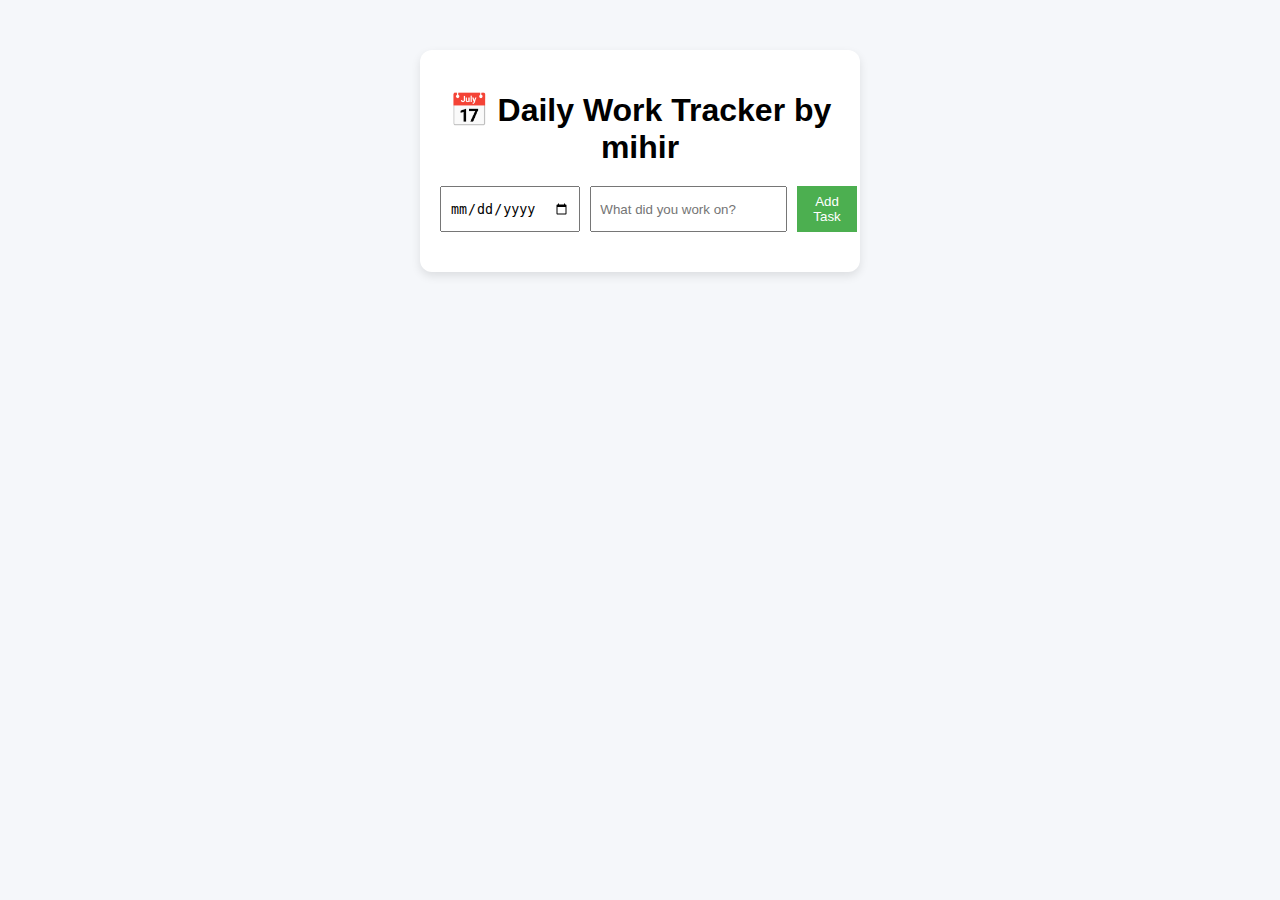
<file: my_websites/index.html>
<!DOCTYPE html>
<html lang="en">
<head>
  <meta charset="UTF-8">
  <title>Daily Work Tracker</title>
  <link rel="stylesheet" href="style.css" />
</head>
<body>
  <div class="container">
    <h1>📅 Daily Work Tracker by mihir</h1>
    <form id="task-form">
      <input type="date" id="task-date" required />
      <input type="text" id="task-desc" placeholder="What did you work on?" required />
      <button type="submit">Add Task</button>
    </form>
    
    <ul id="task-list"></ul>
  </div>

  <script src="script.js"></script>
</body>
</html>
</file>
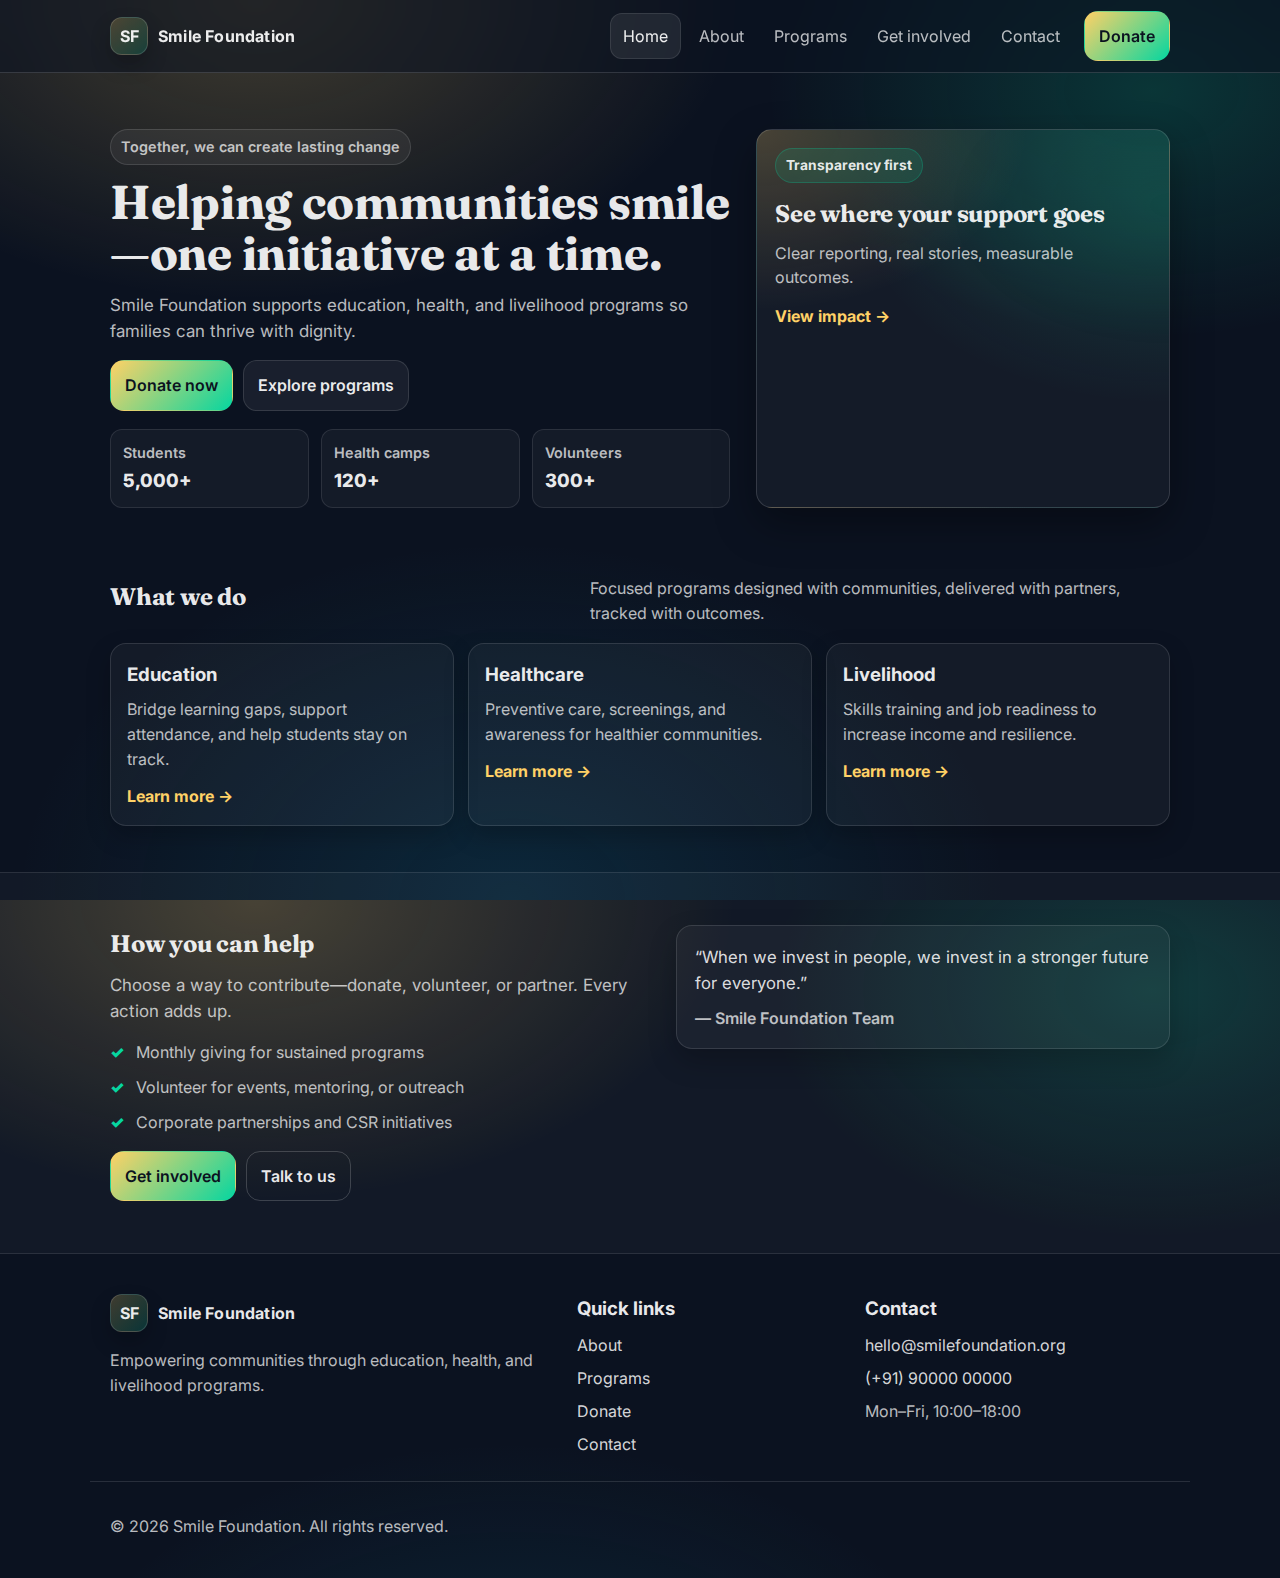
<file: Smile_Foundation/index.html>
<!DOCTYPE html>
<html lang="en">
<head>
  <meta charset="UTF-8" />
  <meta name="viewport" content="width=device-width, initial-scale=1.0" />
  <title>Smile Foundation | Home</title>
  <meta name="description" content="Smile Foundation — empowering communities through education, health, and livelihood programs." />

  <link rel="icon" href="assets/icons/favicon.svg" type="image/svg+xml" />
  <link rel="stylesheet" href="css/style.css" />
  <link rel="preconnect" href="https://fonts.googleapis.com" />
  <link rel="preconnect" href="https://fonts.gstatic.com" crossorigin />
  <link href="https://fonts.googleapis.com/css2?family=Inter:wght@400;500;600;700&family=Fraunces:opsz,wght@9..144,600;9..144,700&display=swap" rel="stylesheet" />
</head>
<body>
  <a class="skip-link" href="#main">Skip to content</a>

  <header class="site-header">
    <nav class="nav container" aria-label="Primary">
      <a class="brand" href="index.html" aria-label="Smile Foundation home">
        <span class="brand-mark" aria-hidden="true">SF</span>
        <span class="brand-text">Smile Foundation</span>
      </a>

      <button class="nav-toggle" type="button" aria-expanded="false" aria-controls="nav-menu">
        <span class="sr-only">Open menu</span>
        <span class="nav-toggle-bars" aria-hidden="true"></span>
      </button>

      <ul id="nav-menu" class="nav-menu">
        <li><a class="nav-link active" href="index.html">Home</a></li>
        <li><a class="nav-link" href="pages/about.html">About</a></li>
        <li><a class="nav-link" href="pages/programs.html">Programs</a></li>
        <li><a class="nav-link" href="pages/get-involved.html">Get involved</a></li>
        <li><a class="nav-link" href="pages/contact.html">Contact</a></li>
        <li class="nav-cta">
          <a class="btn btn-primary" href="pages/get-involved.html#donate">Donate</a>
        </li>
      </ul>
    </nav>
  </header>

  <main id="main">
    <section class="hero">
      <div class="container hero-grid">
        <div class="hero-copy">
          <p class="eyebrow">Together, we can create lasting change</p>
          <h1>Helping communities smile—one initiative at a time.</h1>
          <p class="lede">
            Smile Foundation supports education, health, and livelihood programs so families can thrive with dignity.
          </p>
          <div class="hero-actions">
            <a class="btn btn-primary" href="pages/get-involved.html#donate">Donate now</a>
            <a class="btn btn-secondary" href="pages/programs.html">Explore programs</a>
          </div>
          <dl class="hero-metrics" aria-label="Impact highlights">
            <div class="metric">
              <dt>Students</dt>
              <dd>5,000+</dd>
            </div>
            <div class="metric">
              <dt>Health camps</dt>
              <dd>120+</dd>
            </div>
            <div class="metric">
              <dt>Volunteers</dt>
              <dd>300+</dd>
            </div>
          </dl>
        </div>

        <div class="hero-card" role="img" aria-label="Illustration placeholder">
          <div class="hero-card-inner">
            <div class="badge">Transparency first</div>
            <h2 class="card-title">See where your support goes</h2>
            <p class="card-text">Clear reporting, real stories, measurable outcomes.</p>
            <a class="link" href="pages/about.html#impact">View impact →</a>
          </div>
        </div>
      </div>
    </section>

    <section class="section">
      <div class="container">
        <div class="section-head">
          <h2>What we do</h2>
          <p>Focused programs designed with communities, delivered with partners, tracked with outcomes.</p>
        </div>

        <div class="card-grid">
          <article class="info-card">
            <h3>Education</h3>
            <p>Bridge learning gaps, support attendance, and help students stay on track.</p>
            <a class="link" href="pages/programs.html#education">Learn more →</a>
          </article>
          <article class="info-card">
            <h3>Healthcare</h3>
            <p>Preventive care, screenings, and awareness for healthier communities.</p>
            <a class="link" href="pages/programs.html#healthcare">Learn more →</a>
          </article>
          <article class="info-card">
            <h3>Livelihood</h3>
            <p>Skills training and job readiness to increase income and resilience.</p>
            <a class="link" href="pages/programs.html#livelihood">Learn more →</a>
          </article>
        </div>
      </div>
    </section>

    <section class="section section-alt">
      <div class="container split">
        <div>
          <h2>How you can help</h2>
          <p class="lede">
            Choose a way to contribute—donate, volunteer, or partner. Every action adds up.
          </p>
          <ul class="checklist">
            <li>Monthly giving for sustained programs</li>
            <li>Volunteer for events, mentoring, or outreach</li>
            <li>Corporate partnerships and CSR initiatives</li>
          </ul>
          <div class="actions">
            <a class="btn btn-primary" href="pages/get-involved.html">Get involved</a>
            <a class="btn btn-ghost" href="pages/contact.html">Talk to us</a>
          </div>
        </div>
        <aside class="quote">
          <p>
            “When we invest in people, we invest in a stronger future for everyone.”
          </p>
          <span>— Smile Foundation Team</span>
        </aside>
      </div>
    </section>
  </main>

  <footer class="site-footer">
    <div class="container footer-grid">
      <div>
        <div class="brand footer-brand">
          <span class="brand-mark" aria-hidden="true">SF</span>
          <span class="brand-text">Smile Foundation</span>
        </div>
        <p class="muted">Empowering communities through education, health, and livelihood programs.</p>
      </div>

      <div>
        <h3 class="footer-title">Quick links</h3>
        <ul class="footer-links">
          <li><a href="pages/about.html">About</a></li>
          <li><a href="pages/programs.html">Programs</a></li>
          <li><a href="pages/get-involved.html#donate">Donate</a></li>
          <li><a href="pages/contact.html">Contact</a></li>
        </ul>
      </div>

      <div>
        <h3 class="footer-title">Contact</h3>
        <ul class="footer-links">
          <li><a href="mailto:hello@smilefoundation.org">hello@smilefoundation.org</a></li>
          <li><a href="tel:+919000000000">(+91) 90000 00000</a></li>
          <li><span class="muted">Mon–Fri, 10:00–18:00</span></li>
        </ul>
      </div>
    </div>

    <div class="container footer-bottom">
      <p class="muted">© <span id="year"></span> Smile Foundation. All rights reserved.</p>
    </div>
  </footer>

  <script src="js/main.js"></script>
</body>
</html>
</file>
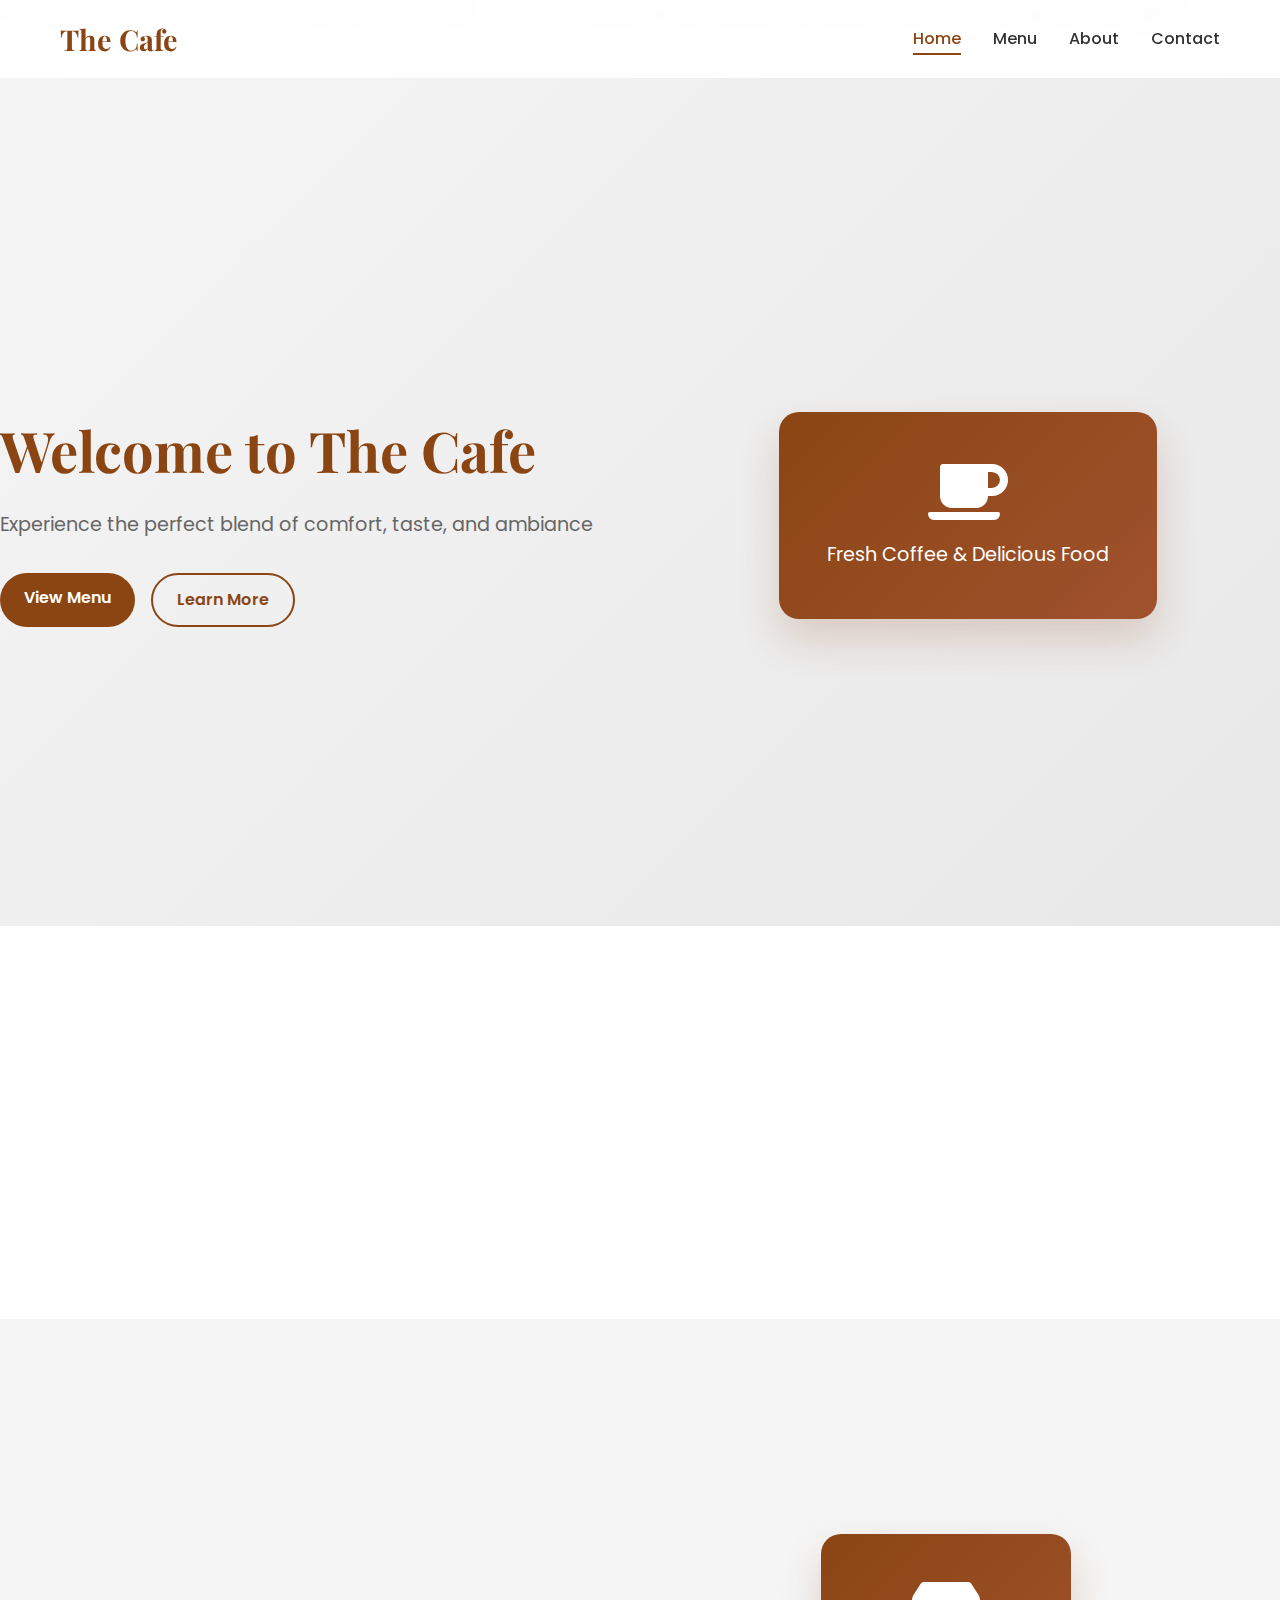
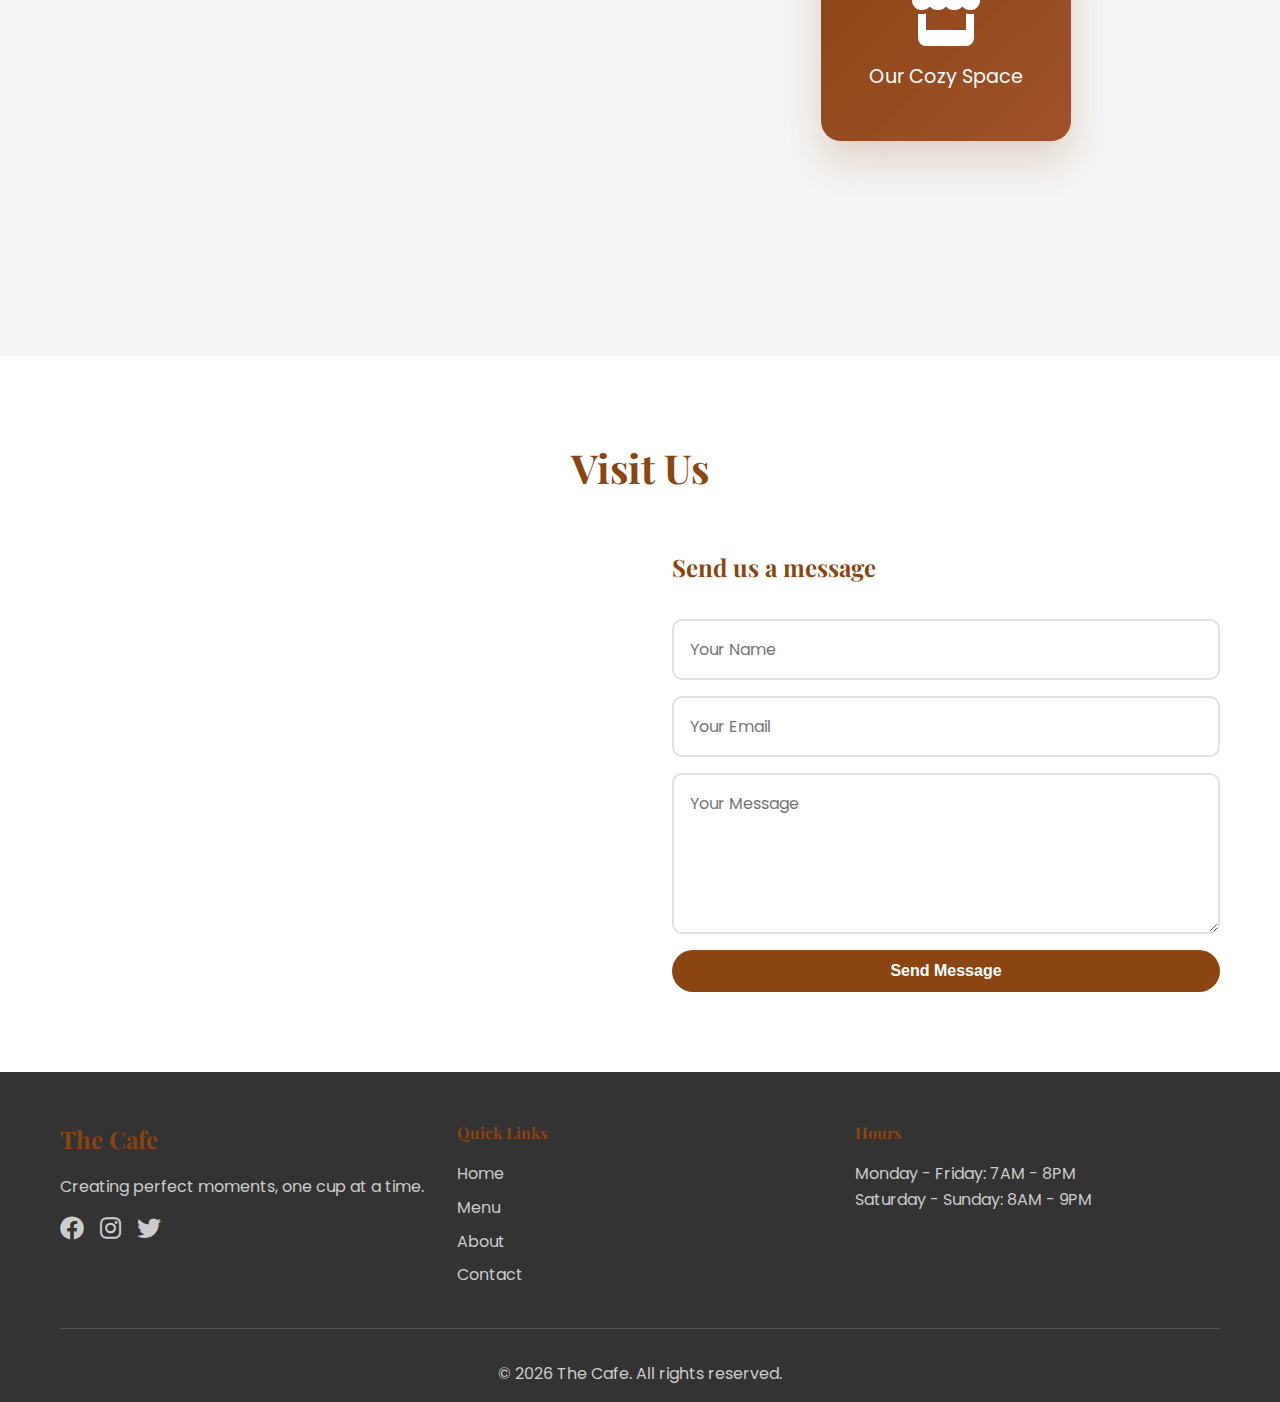
<file: The_Cafe/index.html>
/* Project Structure:
- index.html (Home page with QR code)
- menu.html (Menu page with dishes)
- style.css (Basic styling)
- /images/ (Dish images)
*/

<!-- index.html -->
<!DOCTYPE html>
<html lang="en">
<head>
  <meta charset="UTF-8">
  <meta name="viewport" content="width=device-width, initial-scale=1.0">
  <title>The Cafe | Home</title>
  <link rel="stylesheet" href="style.css">
  <link href="https://fonts.googleapis.com/css2?family=Playfair+Display:wght@400;700&family=Poppins:wght@300;400;600&display=swap" rel="stylesheet">
  <link rel="stylesheet" href="https://cdnjs.cloudflare.com/ajax/libs/font-awesome/6.0.0/css/all.min.css">
</head>
<body>
  <!-- Navigation -->
  <nav class="navbar">
    <div class="nav-container">
      <div class="nav-logo">
        <h2>The Cafe</h2>
      </div>
      <ul class="nav-menu">
        <li class="nav-item">
          <a href="index.html" class="nav-link active">Home</a>
        </li>
        <li class="nav-item">
          <a href="menu.html" class="nav-link">Menu</a>
        </li>
        <li class="nav-item">
          <a href="#about" class="nav-link">About</a>
        </li>
        <li class="nav-item">
          <a href="#contact" class="nav-link">Contact</a>
        </li>
      </ul>
      <div class="hamburger">
        <span class="bar"></span>
        <span class="bar"></span>
        <span class="bar"></span>
      </div>
    </div>
  </nav>

  <!-- Hero Section -->
  <section class="hero">
    <div class="hero-content">
      <h1>Welcome to The Cafe</h1>
      <p>Experience the perfect blend of comfort, taste, and ambiance</p>
      <div class="hero-buttons">
        <a href="menu.html" class="btn btn-primary">View Menu</a>
        <a href="#about" class="btn btn-secondary">Learn More</a>
      </div>
    </div>
    <div class="hero-image">
      <div class="hero-placeholder">
        <i class="fas fa-coffee"></i>
        <p>Fresh Coffee & Delicious Food</p>
      </div>
    </div>
  </section>

  <!-- Features Section -->
  <section class="features">
    <div class="container">
      <div class="feature-grid">
        <div class="feature-card">
          <i class="fas fa-coffee"></i>
          <h3>Fresh Coffee</h3>
          <p>Premium beans roasted to perfection</p>
        </div>
        <div class="feature-card">
          <i class="fas fa-utensils"></i>
          <h3>Delicious Food</h3>
          <p>Fresh ingredients, amazing flavors</p>
        </div>
        <div class="feature-card">
          <i class="fas fa-wifi"></i>
          <h3>Free WiFi</h3>
          <p>Stay connected while you relax</p>
        </div>
        <div class="feature-card">
          <i class="fas fa-heart"></i>
          <h3>Cozy Atmosphere</h3>
          <p>Perfect place to unwind</p>
        </div>
      </div>
    </div>
  </section>

  <!-- About Section -->
  <section id="about" class="about">
    <div class="container">
      <div class="about-content">
        <div class="about-text">
          <h2>About The Cafe</h2>
          <p>Founded with a passion for creating the perfect coffee experience, The Cafe has been serving our community since 2020. We believe in quality ingredients, exceptional service, and creating a warm, welcoming atmosphere where everyone feels at home.</p>
          <p>Our baristas are trained to craft the perfect cup, and our kitchen team creates delicious meals using locally sourced ingredients whenever possible.</p>
          <div class="about-stats">
            <div class="stat">
              <h3>3+</h3>
              <p>Years of Service</p>
            </div>
            <div class="stat">
              <h3>1000+</h3>
              <p>Happy Customers</p>
            </div>
            <div class="stat">
              <h3>50+</h3>
              <p>Menu Items</p>
            </div>
          </div>
        </div>
        <div class="about-image">
          <div class="about-placeholder">
            <i class="fas fa-store"></i>
            <p>Our Cozy Space</p>
          </div>
        </div>
      </div>
    </div>
  </section>

  <!-- Contact Section -->
  <section id="contact" class="contact">
    <div class="container">
      <h2>Visit Us</h2>
      <div class="contact-grid">
        <div class="contact-info">
          <div class="contact-item">
            <i class="fas fa-map-marker-alt"></i>
            <div>
              <h3>Address</h3>
              <p>123 Coffee Street<br>Downtown, City 12345</p>
            </div>
          </div>
          <div class="contact-item">
            <i class="fas fa-phone"></i>
            <div>
              <h3>Phone</h3>
              <p>(555) 123-4567</p>
            </div>
          </div>
          <div class="contact-item">
            <i class="fas fa-envelope"></i>
            <div>
              <h3>Email</h3>
              <p>hello@thecafe.com</p>
            </div>
          </div>
          <div class="contact-item">
            <i class="fas fa-clock"></i>
            <div>
              <h3>Hours</h3>
              <p>Mon-Fri: 7AM - 8PM<br>Sat-Sun: 8AM - 9PM</p>
            </div>
          </div>
        </div>
        <div class="contact-form">
          <h3>Send us a message</h3>
          <form>
            <input type="text" placeholder="Your Name" required>
            <input type="email" placeholder="Your Email" required>
            <textarea placeholder="Your Message" rows="5" required></textarea>
            <button type="submit" class="btn btn-primary">Send Message</button>
          </form>
        </div>
      </div>
    </div>
  </section>

  <!-- Footer -->
  <footer class="footer">
    <div class="container">
      <div class="footer-content">
        <div class="footer-section">
          <h3>The Cafe</h3>
          <p>Creating perfect moments, one cup at a time.</p>
          <div class="social-links">
            <a href="#"><i class="fab fa-facebook"></i></a>
            <a href="#"><i class="fab fa-instagram"></i></a>
            <a href="#"><i class="fab fa-twitter"></i></a>
          </div>
        </div>
        <div class="footer-section">
          <h4>Quick Links</h4>
          <ul>
            <li><a href="index.html">Home</a></li>
            <li><a href="menu.html">Menu</a></li>
            <li><a href="#about">About</a></li>
            <li><a href="#contact">Contact</a></li>
          </ul>
        </div>
        <div class="footer-section">
          <h4>Hours</h4>
          <p>Monday - Friday: 7AM - 8PM<br>
          Saturday - Sunday: 8AM - 9PM</p>
        </div>
      </div>
      <div class="footer-bottom">
        <p>&copy; 2024 The Cafe. All rights reserved.</p>
      </div>
    </div>
  </footer>

  <script src="script.js"></script>
</body>
</html>
</file>
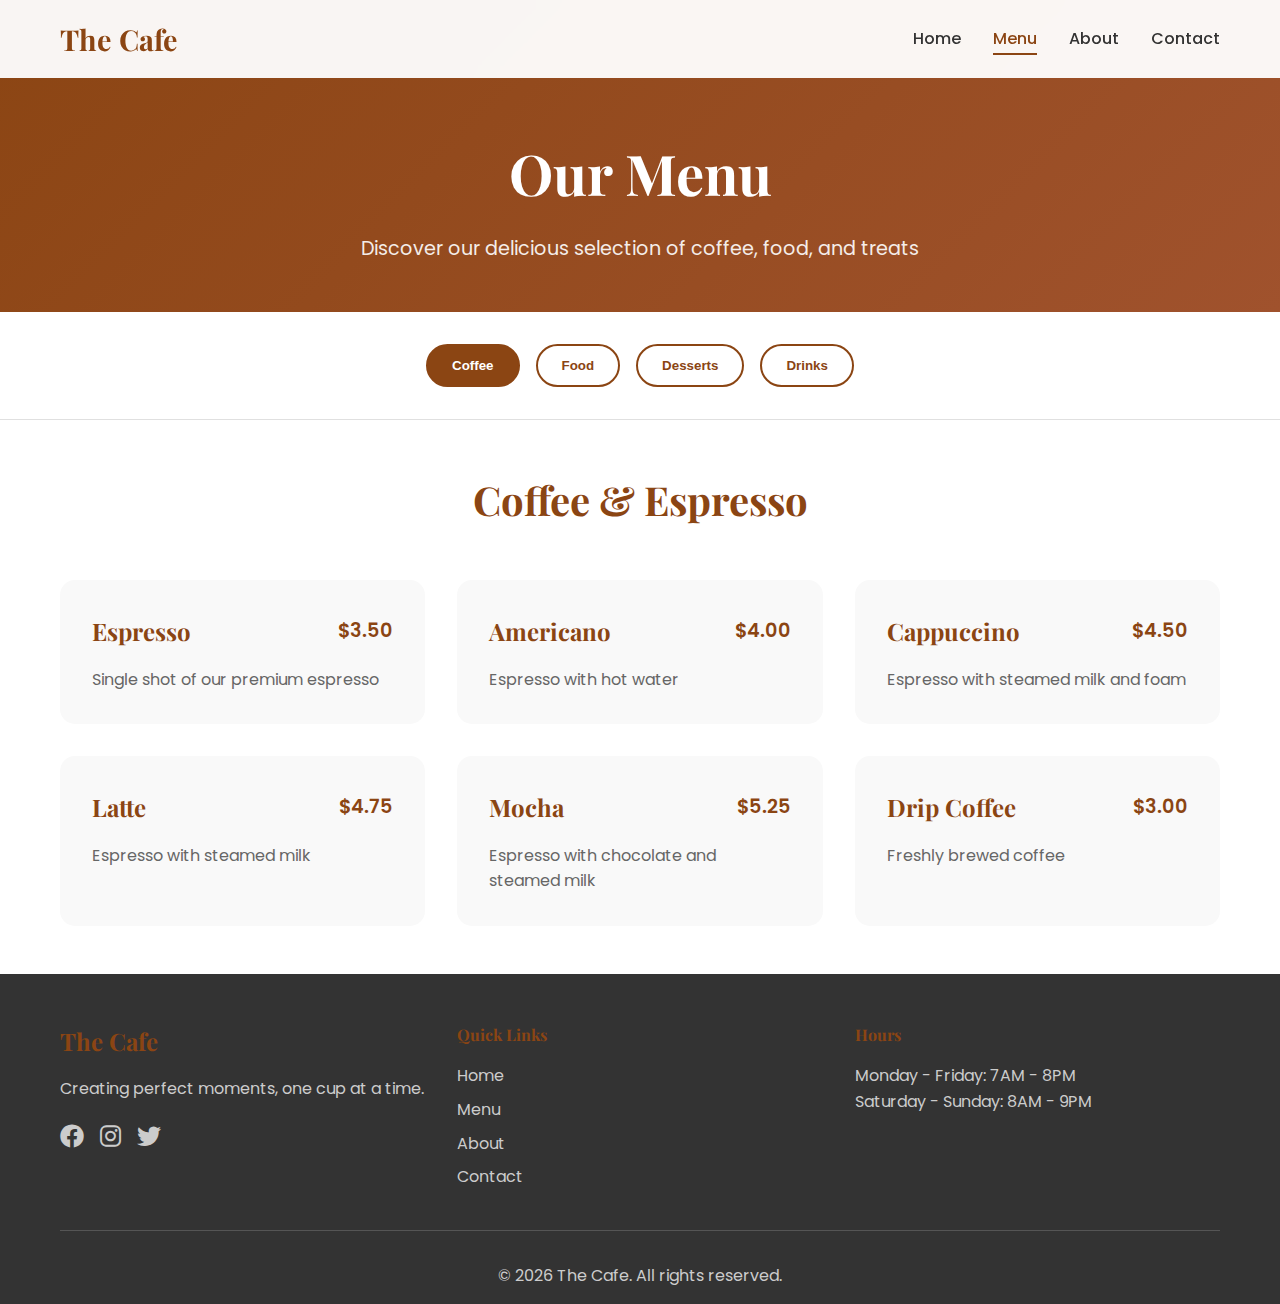
<file: The_Cafe/menu.html>
<!-- menu.html -->
<!DOCTYPE html>
<html lang="en">
<head>
  <meta charset="UTF-8">
  <meta name="viewport" content="width=device-width, initial-scale=1.0">
  <title>The Cafe | Menu</title>
  <link rel="stylesheet" href="style.css">
  <link href="https://fonts.googleapis.com/css2?family=Playfair+Display:wght@400;700&family=Poppins:wght@300;400;600&display=swap" rel="stylesheet">
  <link rel="stylesheet" href="https://cdnjs.cloudflare.com/ajax/libs/font-awesome/6.0.0/css/all.min.css">
</head>
<body>
  <!-- Navigation -->
  <nav class="navbar">
    <div class="nav-container">
      <div class="nav-logo">
        <h2>The Cafe</h2>
      </div>
      <ul class="nav-menu">
        <li class="nav-item">
          <a href="index.html" class="nav-link">Home</a>
        </li>
        <li class="nav-item">
          <a href="menu.html" class="nav-link active">Menu</a>
        </li>
        <li class="nav-item">
          <a href="index.html#about" class="nav-link">About</a>
        </li>
        <li class="nav-item">
          <a href="index.html#contact" class="nav-link">Contact</a>
        </li>
      </ul>
      <div class="hamburger">
        <span class="bar"></span>
        <span class="bar"></span>
        <span class="bar"></span>
      </div>
    </div>
  </nav>

  <!-- Menu Header -->
  <section class="menu-header">
    <div class="container">
      <h1>Our Menu</h1>
      <p>Discover our delicious selection of coffee, food, and treats</p>
    </div>
  </section>

  <!-- Menu Categories -->
  <section class="menu-categories">
    <div class="container">
      <div class="category-tabs">
        <button class="tab-btn active" data-category="coffee">Coffee</button>
        <button class="tab-btn" data-category="food">Food</button>
        <button class="tab-btn" data-category="desserts">Desserts</button>
        <button class="tab-btn" data-category="drinks">Drinks</button>
      </div>
    </div>
  </section>

  <!-- Coffee Menu -->
  <section id="coffee" class="menu-section active">
    <div class="container">
      <h2>Coffee & Espresso</h2>
      <div class="menu-grid">
        <div class="menu-item">
          <div class="menu-item-header">
            <h3>Espresso</h3>
            <span class="price">$3.50</span>
          </div>
          <p>Single shot of our premium espresso</p>
        </div>
        <div class="menu-item">
          <div class="menu-item-header">
            <h3>Americano</h3>
            <span class="price">$4.00</span>
          </div>
          <p>Espresso with hot water</p>
        </div>
        <div class="menu-item">
          <div class="menu-item-header">
            <h3>Cappuccino</h3>
            <span class="price">$4.50</span>
          </div>
          <p>Espresso with steamed milk and foam</p>
        </div>
        <div class="menu-item">
          <div class="menu-item-header">
            <h3>Latte</h3>
            <span class="price">$4.75</span>
          </div>
          <p>Espresso with steamed milk</p>
        </div>
        <div class="menu-item">
          <div class="menu-item-header">
            <h3>Mocha</h3>
            <span class="price">$5.25</span>
          </div>
          <p>Espresso with chocolate and steamed milk</p>
        </div>
        <div class="menu-item">
          <div class="menu-item-header">
            <h3>Drip Coffee</h3>
            <span class="price">$3.00</span>
          </div>
          <p>Freshly brewed coffee</p>
        </div>
      </div>
    </div>
  </section>

  <!-- Food Menu -->
  <section id="food" class="menu-section">
    <div class="container">
      <h2>Food & Breakfast</h2>
      <div class="menu-grid">
        <div class="menu-item">
          <div class="menu-item-header">
            <h3>Avocado Toast</h3>
            <span class="price">$8.50</span>
          </div>
          <p>Sourdough bread with avocado, cherry tomatoes, and microgreens</p>
        </div>
        <div class="menu-item">
          <div class="menu-item-header">
            <h3>Breakfast Sandwich</h3>
            <span class="price">$9.75</span>
          </div>
          <p>Egg, cheese, and bacon on a croissant</p>
        </div>
        <div class="menu-item">
          <div class="menu-item-header">
            <h3>Greek Yogurt Bowl</h3>
            <span class="price">$7.50</span>
          </div>
          <p>Greek yogurt with granola, honey, and fresh berries</p>
        </div>
        <div class="menu-item">
          <div class="menu-item-header">
            <h3>Grilled Cheese</h3>
            <span class="price">$8.00</span>
          </div>
          <p>Three-cheese blend on artisan bread</p>
        </div>
        <div class="menu-item">
          <div class="menu-item-header">
            <h3>Caesar Salad</h3>
            <span class="price">$10.50</span>
          </div>
          <p>Romaine lettuce, parmesan, croutons, and caesar dressing</p>
        </div>
        <div class="menu-item">
          <div class="menu-item-header">
            <h3>Chicken Panini</h3>
            <span class="price">$11.75</span>
          </div>
          <p>Grilled chicken, pesto, and mozzarella on ciabatta</p>
        </div>
      </div>
    </div>
  </section>

  <!-- Desserts Menu -->
  <section id="desserts" class="menu-section">
    <div class="container">
      <h2>Desserts & Pastries</h2>
      <div class="menu-grid">
        <div class="menu-item">
          <div class="menu-item-header">
            <h3>Chocolate Croissant</h3>
            <span class="price">$4.50</span>
          </div>
          <p>Buttery croissant filled with dark chocolate</p>
        </div>
        <div class="menu-item">
          <div class="menu-item-header">
            <h3>Blueberry Muffin</h3>
            <span class="price">$3.75</span>
          </div>
          <p>Fresh blueberry muffin with streusel topping</p>
        </div>
        <div class="menu-item">
          <div class="menu-item-header">
            <h3>Tiramisu</h3>
            <span class="price">$6.50</span>
          </div>
          <p>Classic Italian dessert with coffee and mascarpone</p>
        </div>
        <div class="menu-item">
          <div class="menu-item-header">
            <h3>Chocolate Chip Cookie</h3>
            <span class="price">$2.75</span>
          </div>
          <p>Warm chocolate chip cookie</p>
        </div>
        <div class="menu-item">
          <div class="menu-item-header">
            <h3>Cheesecake</h3>
            <span class="price">$5.75</span>
          </div>
          <p>New York style cheesecake with berry compote</p>
        </div>
        <div class="menu-item">
          <div class="menu-item-header">
            <h3>Apple Pie</h3>
            <span class="price">$5.25</span>
          </div>
          <p>Homemade apple pie with cinnamon</p>
        </div>
      </div>
    </div>
  </section>

  <!-- Drinks Menu -->
  <section id="drinks" class="menu-section">
    <div class="container">
      <h2>Other Drinks</h2>
      <div class="menu-grid">
        <div class="menu-item">
          <div class="menu-item-header">
            <h3>Hot Tea</h3>
            <span class="price">$3.50</span>
          </div>
          <p>Selection of premium loose-leaf teas</p>
        </div>
        <div class="menu-item">
          <div class="menu-item-header">
            <h3>Iced Tea</h3>
            <span class="price">$3.75</span>
          </div>
          <p>Freshly brewed iced tea with lemon</p>
        </div>
        <div class="menu-item">
          <div class="menu-item-header">
            <h3>Hot Chocolate</h3>
            <span class="price">$4.25</span>
          </div>
          <p>Rich hot chocolate with whipped cream</p>
        </div>
        <div class="menu-item">
          <div class="menu-item-header">
            <h3>Fresh Juice</h3>
            <span class="price">$4.50</span>
          </div>
          <p>Orange, apple, or grapefruit juice</p>
        </div>
        <div class="menu-item">
          <div class="menu-item-header">
            <h3>Smoothie</h3>
            <span class="price">$6.00</span>
          </div>
          <p>Berry blend or tropical smoothie</p>
        </div>
        <div class="menu-item">
          <div class="menu-item-header">
            <h3>Sparkling Water</h3>
            <span class="price">$2.50</span>
          </div>
          <p>Premium sparkling water</p>
        </div>
      </div>
    </div>
  </section>

  <!-- Footer -->
  <footer class="footer">
    <div class="container">
      <div class="footer-content">
        <div class="footer-section">
          <h3>The Cafe</h3>
          <p>Creating perfect moments, one cup at a time.</p>
          <div class="social-links">
            <a href="#"><i class="fab fa-facebook"></i></a>
            <a href="#"><i class="fab fa-instagram"></i></a>
            <a href="#"><i class="fab fa-twitter"></i></a>
          </div>
        </div>
        <div class="footer-section">
          <h4>Quick Links</h4>
          <ul>
            <li><a href="index.html">Home</a></li>
            <li><a href="menu.html">Menu</a></li>
            <li><a href="index.html#about">About</a></li>
            <li><a href="index.html#contact">Contact</a></li>
          </ul>
        </div>
        <div class="footer-section">
          <h4>Hours</h4>
          <p>Monday - Friday: 7AM - 8PM<br>
          Saturday - Sunday: 8AM - 9PM</p>
        </div>
      </div>
      <div class="footer-bottom">
        <p>&copy; 2024 The Cafe. All rights reserved.</p>
      </div>
    </div>
  </footer>

  <script src="script.js"></script>
</body>
</html>
</file>
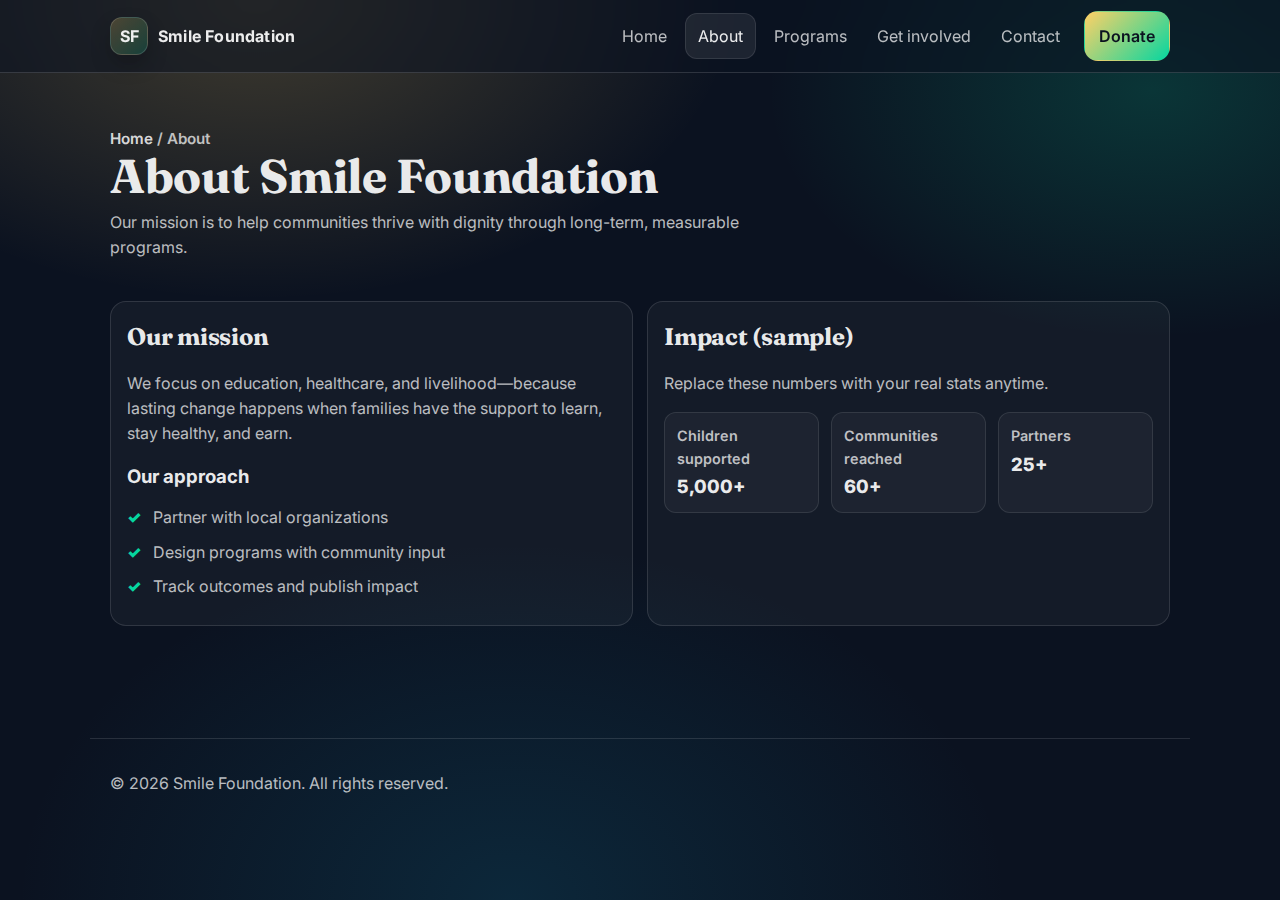
<file: Smile_Foundation/pages/about.html>
<!DOCTYPE html>
<html lang="en">
<head>
  <meta charset="UTF-8" />
  <meta name="viewport" content="width=device-width, initial-scale=1.0" />
  <title>Smile Foundation | About</title>
  <meta name="description" content="Learn about Smile Foundation’s mission, approach, and impact." />

  <link rel="icon" href="../assets/icons/favicon.svg" type="image/svg+xml" />
  <link rel="stylesheet" href="../css/style.css" />
  <link rel="preconnect" href="https://fonts.googleapis.com" />
  <link rel="preconnect" href="https://fonts.gstatic.com" crossorigin />
  <link href="https://fonts.googleapis.com/css2?family=Inter:wght@400;500;600;700&family=Fraunces:opsz,wght@9..144,600;9..144,700&display=swap" rel="stylesheet" />
</head>
<body>
  <a class="skip-link" href="#main">Skip to content</a>

  <header class="site-header">
    <nav class="nav container" aria-label="Primary">
      <a class="brand" href="../index.html" aria-label="Smile Foundation home">
        <span class="brand-mark" aria-hidden="true">SF</span>
        <span class="brand-text">Smile Foundation</span>
      </a>

      <button class="nav-toggle" type="button" aria-expanded="false" aria-controls="nav-menu">
        <span class="sr-only">Open menu</span>
        <span class="nav-toggle-bars" aria-hidden="true"></span>
      </button>

      <ul id="nav-menu" class="nav-menu">
        <li><a class="nav-link" href="../index.html">Home</a></li>
        <li><a class="nav-link active" href="about.html">About</a></li>
        <li><a class="nav-link" href="programs.html">Programs</a></li>
        <li><a class="nav-link" href="get-involved.html">Get involved</a></li>
        <li><a class="nav-link" href="contact.html">Contact</a></li>
        <li class="nav-cta">
          <a class="btn btn-primary" href="get-involved.html#donate">Donate</a>
        </li>
      </ul>
    </nav>
  </header>

  <main id="main">
    <section class="page-hero">
      <div class="container">
        <div class="breadcrumbs"><a href="../index.html">Home</a> / About</div>
        <h1>About Smile Foundation</h1>
        <p>Our mission is to help communities thrive with dignity through long-term, measurable programs.</p>
      </div>
    </section>

    <section class="content">
      <div class="container two-col">
        <div class="panel">
          <h2>Our mission</h2>
          <p class="muted">
            We focus on education, healthcare, and livelihood—because lasting change happens when families have the support to learn, stay healthy, and earn.
          </p>
          <h3>Our approach</h3>
          <ul class="checklist">
            <li>Partner with local organizations</li>
            <li>Design programs with community input</li>
            <li>Track outcomes and publish impact</li>
          </ul>
        </div>

        <div id="impact" class="panel">
          <h2>Impact (sample)</h2>
          <p class="muted">Replace these numbers with your real stats anytime.</p>
          <div class="hero-metrics" style="margin-top:12px">
            <div class="metric">
              <dt>Children supported</dt>
              <dd>5,000+</dd>
            </div>
            <div class="metric">
              <dt>Communities reached</dt>
              <dd>60+</dd>
            </div>
            <div class="metric">
              <dt>Partners</dt>
              <dd>25+</dd>
            </div>
          </div>
        </div>
      </div>
    </section>
  </main>

  <footer class="site-footer">
    <div class="container footer-bottom">
      <p class="muted">© <span id="year"></span> Smile Foundation. All rights reserved.</p>
    </div>
  </footer>

  <script src="../js/main.js"></script>
</body>
</html>
</file>
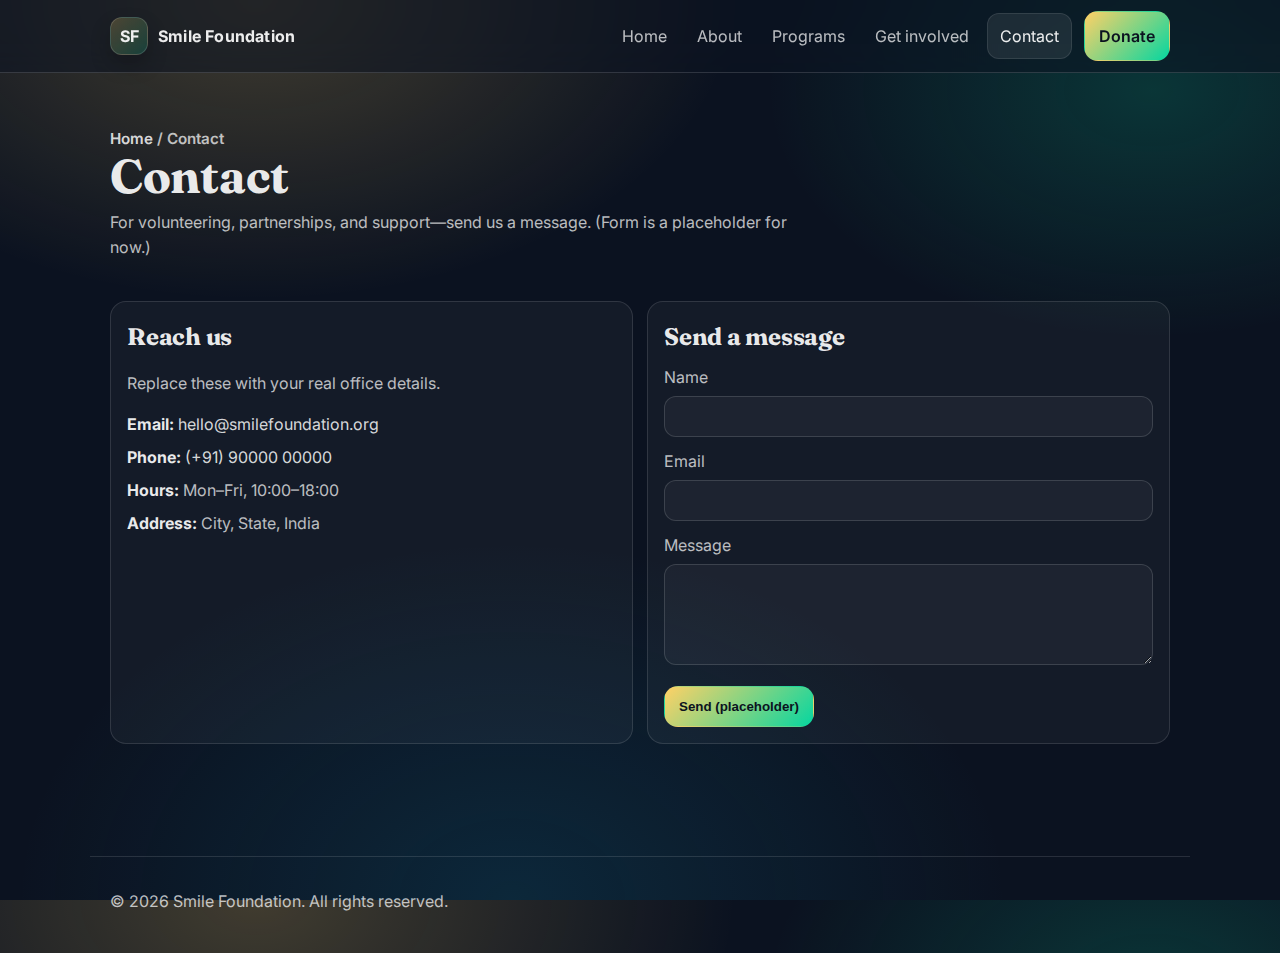
<file: Smile_Foundation/pages/contact.html>
<!DOCTYPE html>
<html lang="en">
<head>
  <meta charset="UTF-8" />
  <meta name="viewport" content="width=device-width, initial-scale=1.0" />
  <title>Smile Foundation | Contact</title>
  <meta name="description" content="Contact Smile Foundation for partnerships, volunteering, and support." />

  <link rel="icon" href="../assets/icons/favicon.svg" type="image/svg+xml" />
  <link rel="stylesheet" href="../css/style.css" />
  <link rel="preconnect" href="https://fonts.googleapis.com" />
  <link rel="preconnect" href="https://fonts.gstatic.com" crossorigin />
  <link href="https://fonts.googleapis.com/css2?family=Inter:wght@400;500;600;700&family=Fraunces:opsz,wght@9..144,600;9..144,700&display=swap" rel="stylesheet" />
</head>
<body>
  <a class="skip-link" href="#main">Skip to content</a>

  <header class="site-header">
    <nav class="nav container" aria-label="Primary">
      <a class="brand" href="../index.html" aria-label="Smile Foundation home">
        <span class="brand-mark" aria-hidden="true">SF</span>
        <span class="brand-text">Smile Foundation</span>
      </a>

      <button class="nav-toggle" type="button" aria-expanded="false" aria-controls="nav-menu">
        <span class="sr-only">Open menu</span>
        <span class="nav-toggle-bars" aria-hidden="true"></span>
      </button>

      <ul id="nav-menu" class="nav-menu">
        <li><a class="nav-link" href="../index.html">Home</a></li>
        <li><a class="nav-link" href="about.html">About</a></li>
        <li><a class="nav-link" href="programs.html">Programs</a></li>
        <li><a class="nav-link" href="get-involved.html">Get involved</a></li>
        <li><a class="nav-link active" href="contact.html">Contact</a></li>
        <li class="nav-cta">
          <a class="btn btn-primary" href="get-involved.html#donate">Donate</a>
        </li>
      </ul>
    </nav>
  </header>

  <main id="main">
    <section class="page-hero">
      <div class="container">
        <div class="breadcrumbs"><a href="../index.html">Home</a> / Contact</div>
        <h1>Contact</h1>
        <p>For volunteering, partnerships, and support—send us a message. (Form is a placeholder for now.)</p>
      </div>
    </section>

    <section class="content">
      <div class="container two-col">
        <section class="panel" aria-label="Contact details">
          <h2>Reach us</h2>
          <p class="muted">Replace these with your real office details.</p>
          <ul class="footer-links">
            <li><strong>Email:</strong> <a href="mailto:hello@smilefoundation.org">hello@smilefoundation.org</a></li>
            <li><strong>Phone:</strong> <a href="tel:+919000000000">(+91) 90000 00000</a></li>
            <li><strong>Hours:</strong> <span class="muted">Mon–Fri, 10:00–18:00</span></li>
            <li><strong>Address:</strong> <span class="muted">City, State, India</span></li>
          </ul>
        </section>

        <section class="panel" aria-label="Contact form">
          <h2>Send a message</h2>
          <form class="panel" style="background:transparent;border:0;padding:0" onsubmit="return false;">
            <label class="muted" for="name">Name</label>
            <input id="name" name="name" type="text" required
              style="width:100%;margin:6px 0 12px;padding:12px;border-radius:12px;border:1px solid rgba(255,255,255,.14);background:rgba(255,255,255,.04);color:var(--text)" />

            <label class="muted" for="email">Email</label>
            <input id="email" name="email" type="email" required
              style="width:100%;margin:6px 0 12px;padding:12px;border-radius:12px;border:1px solid rgba(255,255,255,.14);background:rgba(255,255,255,.04);color:var(--text)" />

            <label class="muted" for="message">Message</label>
            <textarea id="message" name="message" rows="5" required
              style="width:100%;margin:6px 0 14px;padding:12px;border-radius:12px;border:1px solid rgba(255,255,255,.14);background:rgba(255,255,255,.04);color:var(--text)"></textarea>

            <button class="btn btn-primary" type="submit">Send (placeholder)</button>
          </form>
        </section>
      </div>
    </section>
  </main>

  <footer class="site-footer">
    <div class="container footer-bottom">
      <p class="muted">© <span id="year"></span> Smile Foundation. All rights reserved.</p>
    </div>
  </footer>

  <script src="../js/main.js"></script>
</body>
</html>
</file>
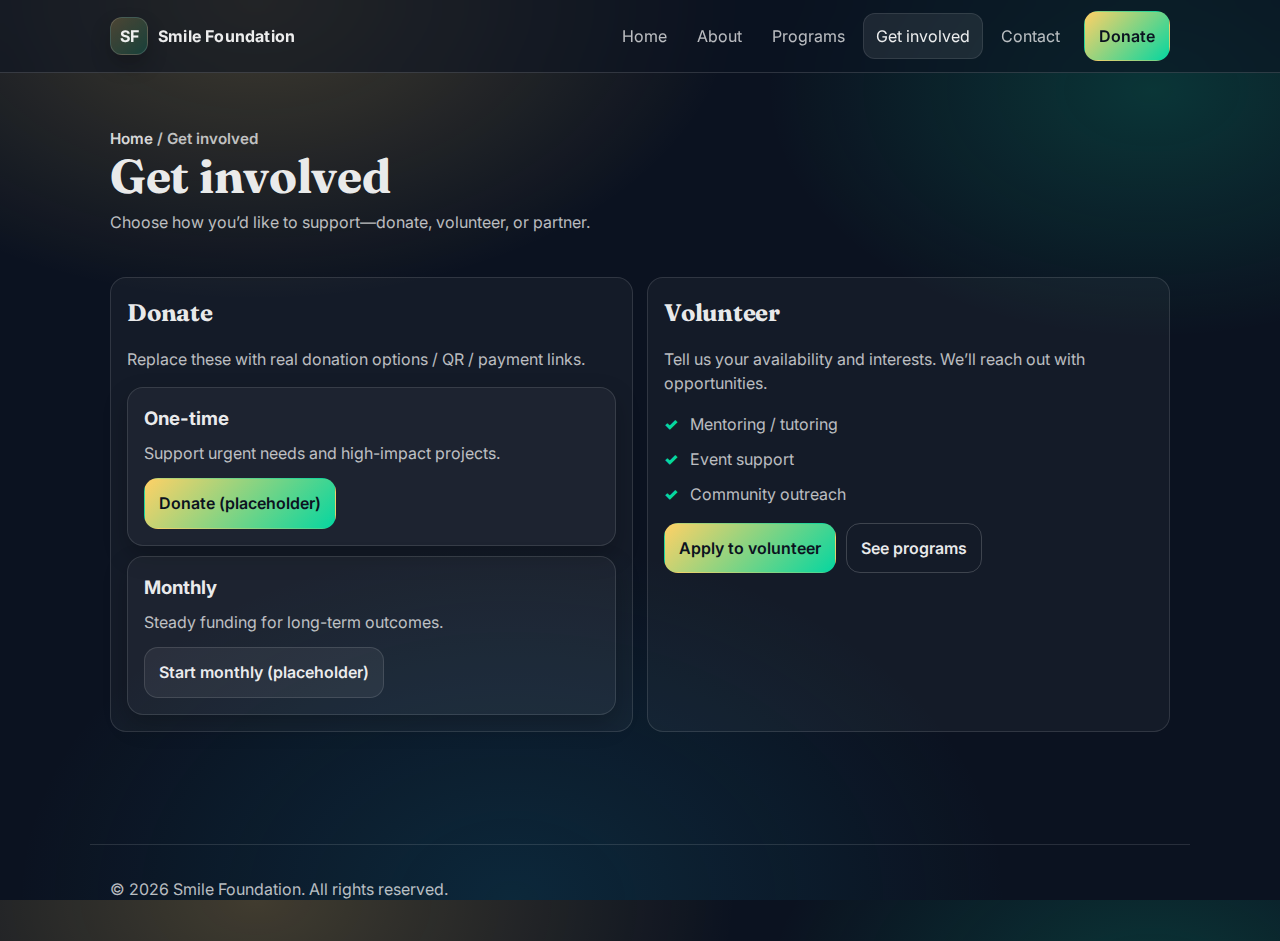
<file: Smile_Foundation/pages/get-involved.html>
<!DOCTYPE html>
<html lang="en">
<head>
  <meta charset="UTF-8" />
  <meta name="viewport" content="width=device-width, initial-scale=1.0" />
  <title>Smile Foundation | Get Involved</title>
  <meta name="description" content="Donate, volunteer, or partner with Smile Foundation." />

  <link rel="icon" href="../assets/icons/favicon.svg" type="image/svg+xml" />
  <link rel="stylesheet" href="../css/style.css" />
  <link rel="preconnect" href="https://fonts.googleapis.com" />
  <link rel="preconnect" href="https://fonts.gstatic.com" crossorigin />
  <link href="https://fonts.googleapis.com/css2?family=Inter:wght@400;500;600;700&family=Fraunces:opsz,wght@9..144,600;9..144,700&display=swap" rel="stylesheet" />
</head>
<body>
  <a class="skip-link" href="#main">Skip to content</a>

  <header class="site-header">
    <nav class="nav container" aria-label="Primary">
      <a class="brand" href="../index.html" aria-label="Smile Foundation home">
        <span class="brand-mark" aria-hidden="true">SF</span>
        <span class="brand-text">Smile Foundation</span>
      </a>

      <button class="nav-toggle" type="button" aria-expanded="false" aria-controls="nav-menu">
        <span class="sr-only">Open menu</span>
        <span class="nav-toggle-bars" aria-hidden="true"></span>
      </button>

      <ul id="nav-menu" class="nav-menu">
        <li><a class="nav-link" href="../index.html">Home</a></li>
        <li><a class="nav-link" href="about.html">About</a></li>
        <li><a class="nav-link" href="programs.html">Programs</a></li>
        <li><a class="nav-link active" href="get-involved.html">Get involved</a></li>
        <li><a class="nav-link" href="contact.html">Contact</a></li>
        <li class="nav-cta">
          <a class="btn btn-primary" href="#donate">Donate</a>
        </li>
      </ul>
    </nav>
  </header>

  <main id="main">
    <section class="page-hero">
      <div class="container">
        <div class="breadcrumbs"><a href="../index.html">Home</a> / Get involved</div>
        <h1>Get involved</h1>
        <p>Choose how you’d like to support—donate, volunteer, or partner.</p>
      </div>
    </section>

    <section class="content">
      <div class="container two-col">
        <section id="donate" class="panel" aria-label="Donate">
          <h2>Donate</h2>
          <p class="muted">Replace these with real donation options / QR / payment links.</p>
          <div class="card-grid" style="grid-template-columns:1fr; gap:10px">
            <div class="info-card">
              <h3>One-time</h3>
              <p>Support urgent needs and high-impact projects.</p>
              <a class="btn btn-primary" href="contact.html">Donate (placeholder)</a>
            </div>
            <div class="info-card">
              <h3>Monthly</h3>
              <p>Steady funding for long-term outcomes.</p>
              <a class="btn btn-secondary" href="contact.html">Start monthly (placeholder)</a>
            </div>
          </div>
        </section>

        <section id="volunteer" class="panel" aria-label="Volunteer">
          <h2>Volunteer</h2>
          <p class="muted">Tell us your availability and interests. We’ll reach out with opportunities.</p>
          <ul class="checklist">
            <li>Mentoring / tutoring</li>
            <li>Event support</li>
            <li>Community outreach</li>
          </ul>
          <div class="actions">
            <a class="btn btn-primary" href="contact.html">Apply to volunteer</a>
            <a class="btn btn-ghost" href="programs.html">See programs</a>
          </div>
        </section>
      </div>
    </section>
  </main>

  <footer class="site-footer">
    <div class="container footer-bottom">
      <p class="muted">© <span id="year"></span> Smile Foundation. All rights reserved.</p>
    </div>
  </footer>

  <script src="../js/main.js"></script>
</body>
</html>
</file>
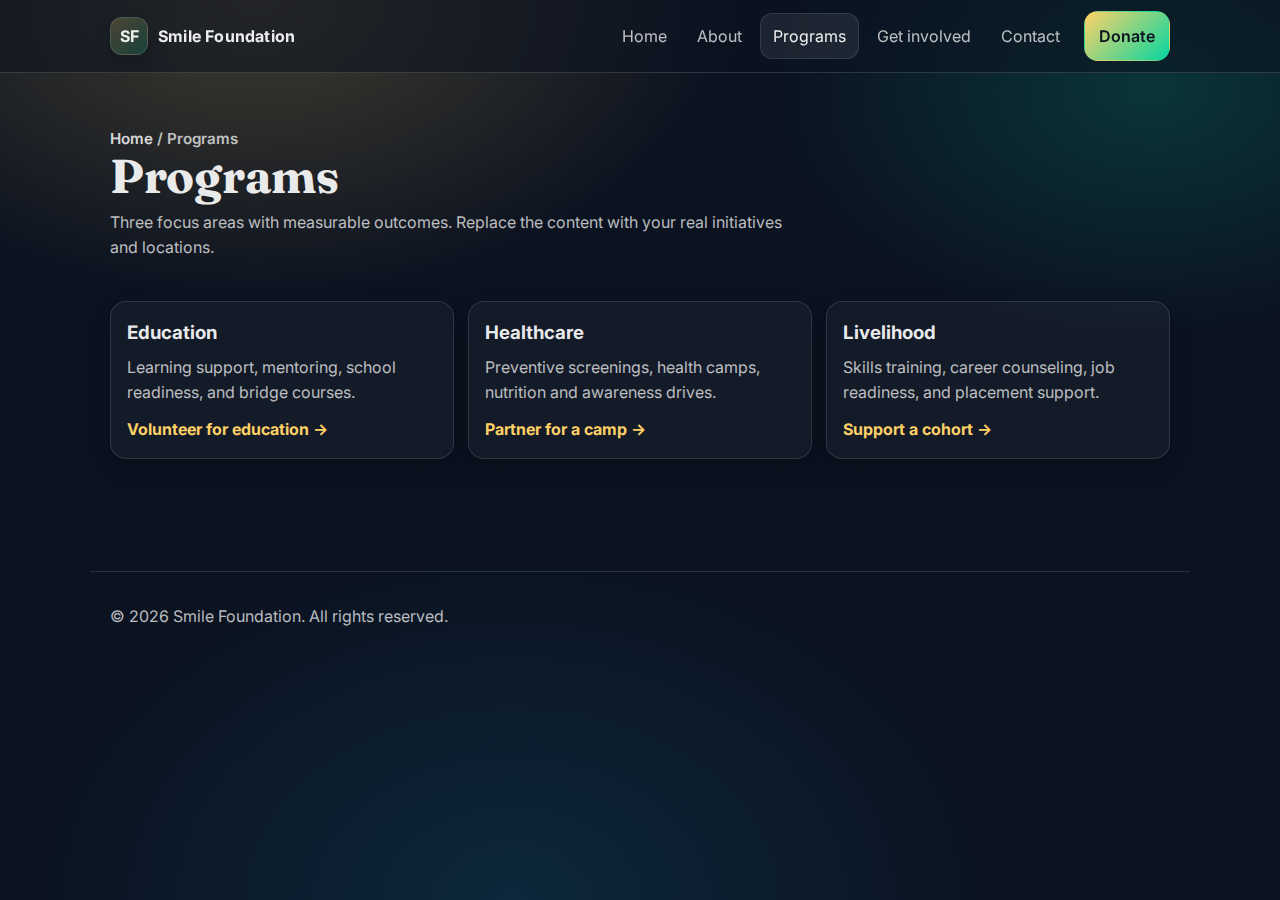
<file: Smile_Foundation/pages/programs.html>
<!DOCTYPE html>
<html lang="en">
<head>
  <meta charset="UTF-8" />
  <meta name="viewport" content="width=device-width, initial-scale=1.0" />
  <title>Smile Foundation | Programs</title>
  <meta name="description" content="Explore Smile Foundation programs in education, healthcare, and livelihood." />

  <link rel="icon" href="../assets/icons/favicon.svg" type="image/svg+xml" />
  <link rel="stylesheet" href="../css/style.css" />
  <link rel="preconnect" href="https://fonts.googleapis.com" />
  <link rel="preconnect" href="https://fonts.gstatic.com" crossorigin />
  <link href="https://fonts.googleapis.com/css2?family=Inter:wght@400;500;600;700&family=Fraunces:opsz,wght@9..144,600;9..144,700&display=swap" rel="stylesheet" />
</head>
<body>
  <a class="skip-link" href="#main">Skip to content</a>

  <header class="site-header">
    <nav class="nav container" aria-label="Primary">
      <a class="brand" href="../index.html" aria-label="Smile Foundation home">
        <span class="brand-mark" aria-hidden="true">SF</span>
        <span class="brand-text">Smile Foundation</span>
      </a>

      <button class="nav-toggle" type="button" aria-expanded="false" aria-controls="nav-menu">
        <span class="sr-only">Open menu</span>
        <span class="nav-toggle-bars" aria-hidden="true"></span>
      </button>

      <ul id="nav-menu" class="nav-menu">
        <li><a class="nav-link" href="../index.html">Home</a></li>
        <li><a class="nav-link" href="about.html">About</a></li>
        <li><a class="nav-link active" href="programs.html">Programs</a></li>
        <li><a class="nav-link" href="get-involved.html">Get involved</a></li>
        <li><a class="nav-link" href="contact.html">Contact</a></li>
        <li class="nav-cta">
          <a class="btn btn-primary" href="get-involved.html#donate">Donate</a>
        </li>
      </ul>
    </nav>
  </header>

  <main id="main">
    <section class="page-hero">
      <div class="container">
        <div class="breadcrumbs"><a href="../index.html">Home</a> / Programs</div>
        <h1>Programs</h1>
        <p>Three focus areas with measurable outcomes. Replace the content with your real initiatives and locations.</p>
      </div>
    </section>

    <section class="content">
      <div class="container card-grid">
        <article id="education" class="info-card">
          <h3>Education</h3>
          <p>Learning support, mentoring, school readiness, and bridge courses.</p>
          <a class="link" href="get-involved.html#volunteer">Volunteer for education →</a>
        </article>
        <article id="healthcare" class="info-card">
          <h3>Healthcare</h3>
          <p>Preventive screenings, health camps, nutrition and awareness drives.</p>
          <a class="link" href="contact.html">Partner for a camp →</a>
        </article>
        <article id="livelihood" class="info-card">
          <h3>Livelihood</h3>
          <p>Skills training, career counseling, job readiness, and placement support.</p>
          <a class="link" href="get-involved.html#donate">Support a cohort →</a>
        </article>
      </div>
    </section>
  </main>

  <footer class="site-footer">
    <div class="container footer-bottom">
      <p class="muted">© <span id="year"></span> Smile Foundation. All rights reserved.</p>
    </div>
  </footer>

  <script src="../js/main.js"></script>
</body>
</html>
</file>
<file: my_websites/style.css>
body {
  font-family: Arial, sans-serif;
  background-color: #f5f7fa;
  display: flex;
  justify-content: center;
  margin-top: 50px;
}

.container {
  width: 400px;
  background: white;
  padding: 20px;
  border-radius: 12px;
  box-shadow: 0 4px 10px rgba(0,0,0,0.1);
}

h1 {
  text-align: center;
  margin-bottom: 20px;
}

form {
  display: flex;
  gap: 10px;
  margin-bottom: 20px;
}

input[type="text"], input[type="date"] {
  flex: 1;
  padding: 8px;
}

button {
  padding: 8px 16px;
  background-color: #4caf50;
  color: white;
  border: none;
  cursor: pointer;
}

#task-list {
  list-style: none;
  padding: 0;
}

li {
  background: #e3f2fd;
  margin: 8px 0;
  padding: 10px;
  border-radius: 8px;
  display: flex;
  justify-content: space-between;
  align-items: center;
}

li.done {
  text-decoration: line-through;
  background: #c8e6c9;
}

.task-buttons button {
  margin-left: 10px;
  cursor: pointer;
}
</file>
<file: Smile_Foundation/css/style.css>
:root{
  --bg: #0b1220;
  --surface: rgba(255,255,255,.06);
  --surface-2: rgba(255,255,255,.1);
  --text: rgba(255,255,255,.92);
  --muted: rgba(255,255,255,.72);
  --border: rgba(255,255,255,.14);
  --brand: #ffd166;
  --brand-2: #06d6a0;
  --shadow: 0 16px 40px rgba(0,0,0,.35);
  --radius: 16px;
  --radius-sm: 12px;
  --max: 1100px;
}

*{box-sizing:border-box}
html,body{height:100%}
body{
  margin:0;
  color:var(--text);
  background:
    radial-gradient(800px 500px at 20% 0%, rgba(255,209,102,.22), transparent 60%),
    radial-gradient(700px 450px at 90% 10%, rgba(6,214,160,.18), transparent 55%),
    radial-gradient(900px 650px at 40% 100%, rgba(17,138,178,.18), transparent 55%),
    var(--bg);
  font-family: Inter, system-ui, -apple-system, Segoe UI, Roboto, Arial, sans-serif;
  line-height:1.55;
}

img{max-width:100%; height:auto}
a{color:inherit; text-decoration:none}
a:hover{text-decoration:none}

.container{max-width:var(--max); margin:0 auto; padding:0 20px}
.muted{color:var(--muted)}
.sr-only{
  position:absolute;
  width:1px;height:1px;
  padding:0;margin:-1px;
  overflow:hidden;clip:rect(0,0,0,0);
  white-space:nowrap;border:0;
}

.skip-link{
  position:absolute; left:12px; top:12px;
  padding:10px 12px;
  background:#fff; color:#000;
  border-radius:10px;
  transform:translateY(-200%);
  transition:transform .2s ease;
  z-index:999;
}
.skip-link:focus{transform:translateY(0)}

/* Header / Nav */
.site-header{
  position:sticky; top:0; z-index:50;
  backdrop-filter: blur(12px);
  background: rgba(11,18,32,.55);
  border-bottom:1px solid var(--border);
}
.nav{
  display:flex;
  align-items:center;
  justify-content:space-between;
  gap:16px;
  min-height:72px;
}
.brand{
  display:flex; align-items:center; gap:10px;
  font-weight:700;
}
.brand-mark{
  width:38px; height:38px; display:grid; place-items:center;
  border-radius:12px;
  background: linear-gradient(135deg, rgba(255,209,102,.22), rgba(6,214,160,.18));
  border: 1px solid var(--border);
  box-shadow: 0 10px 20px rgba(0,0,0,.22);
}
.brand-text{letter-spacing:.2px}

.nav-toggle{
  display:none;
  border:1px solid var(--border);
  background: rgba(255,255,255,.04);
  color:var(--text);
  border-radius:12px;
  width:46px; height:44px;
  cursor:pointer;
}
.nav-toggle-bars{
  display:block;
  width:18px; height:2px;
  background: var(--text);
  margin:0 auto;
  position:relative;
}
.nav-toggle-bars::before,
.nav-toggle-bars::after{
  content:"";
  position:absolute; left:0;
  width:18px; height:2px;
  background: var(--text);
}
.nav-toggle-bars::before{top:-6px}
.nav-toggle-bars::after{top:6px}

.nav-menu{
  display:flex;
  align-items:center;
  gap:6px;
  list-style:none;
  padding:0;margin:0;
}
.nav-link{
  display:inline-block;
  padding:10px 12px;
  border-radius:12px;
  color:var(--muted);
  transition: background .2s ease, color .2s ease;
}
.nav-link:hover{background: rgba(255,255,255,.06); color:var(--text)}
.nav-link.active{
  background: rgba(255,255,255,.08);
  color:var(--text);
  border:1px solid rgba(255,255,255,.10);
}
.nav-cta{margin-left:6px}

/* Buttons */
.btn{
  display:inline-flex;
  align-items:center;
  justify-content:center;
  gap:10px;
  padding:12px 14px;
  border-radius:14px;
  border:1px solid transparent;
  font-weight:600;
  box-shadow:none;
  cursor:pointer;
}
.btn-primary{
  background: linear-gradient(135deg, rgba(255,209,102,1), rgba(6,214,160,1));
  color:#0b1220;
}
.btn-primary:hover{filter:brightness(.98)}
.btn-secondary{
  background: rgba(255,255,255,.06);
  border-color: rgba(255,255,255,.12);
  color:var(--text);
}
.btn-ghost{
  background: transparent;
  border-color: rgba(255,255,255,.18);
  color:var(--text);
}
.btn:focus-visible,
.nav-toggle:focus-visible,
.nav-link:focus-visible,
.link:focus-visible{
  outline:3px solid rgba(255,209,102,.45);
  outline-offset:3px;
}

/* Layout blocks */
.hero{padding:56px 0 22px}
.hero-grid{
  display:grid;
  grid-template-columns: 1.2fr .8fr;
  gap:26px;
  align-items:stretch;
}
.eyebrow{
  display:inline-flex;
  padding:6px 10px;
  background: rgba(255,255,255,.06);
  border: 1px solid rgba(255,255,255,.12);
  border-radius:999px;
  color:var(--muted);
  font-weight:600;
  font-size:.9rem;
  margin:0 0 12px;
}
h1{
  font-family: Fraunces, ui-serif, Georgia, serif;
  letter-spacing:-.3px;
  line-height:1.08;
  font-size: clamp(2.05rem, 3.7vw, 3.1rem);
  margin:0 0 12px;
}
h2{
  font-family: Fraunces, ui-serif, Georgia, serif;
  letter-spacing:-.25px;
  margin:0 0 10px;
}
h3{margin:0 0 8px}
.lede{font-size:1.06rem; color:var(--muted); margin:0 0 16px}
.hero-actions{display:flex; gap:10px; flex-wrap:wrap; margin:16px 0 16px}

.hero-metrics{
  display:grid;
  grid-template-columns: repeat(3, minmax(0,1fr));
  gap:12px;
  margin:18px 0 0;
}
.metric{
  padding:12px 12px;
  border-radius:var(--radius-sm);
  background: rgba(255,255,255,.04);
  border:1px solid rgba(255,255,255,.10);
}
.metric dt{color:var(--muted); font-weight:600; font-size:.9rem}
.metric dd{margin:2px 0 0; font-weight:800; font-size:1.15rem}

.hero-card{
  border-radius: var(--radius);
  border:1px solid rgba(255,255,255,.14);
  background:
    radial-gradient(450px 300px at 0% 0%, rgba(255,209,102,.22), transparent 60%),
    radial-gradient(500px 320px at 100% 20%, rgba(6,214,160,.16), transparent 62%),
    rgba(255,255,255,.04);
  box-shadow: var(--shadow);
  min-height: 260px;
}
.hero-card-inner{padding:18px 18px 20px}
.badge{
  display:inline-flex;
  padding:6px 10px;
  border-radius:999px;
  background: rgba(6,214,160,.12);
  border:1px solid rgba(6,214,160,.24);
  color: rgba(255,255,255,.9);
  font-weight:700;
  font-size:.86rem;
}
.card-title{margin:12px 0 8px}
.card-text{margin:0 0 14px; color:var(--muted)}
.link{color:var(--brand); font-weight:700}
.link:hover{text-decoration:underline}

.section{padding:46px 0}
.section-alt{
  padding:52px 0;
  background: rgba(255,255,255,.03);
  border-top:1px solid rgba(255,255,255,.10);
  border-bottom:1px solid rgba(255,255,255,.10);
}
.section-head{
  display:flex;
  align-items:flex-end;
  justify-content:space-between;
  gap:18px;
  margin-bottom:18px;
}
.section-head p{margin:0; color:var(--muted); max-width:58ch}

.card-grid{
  display:grid;
  grid-template-columns: repeat(3, minmax(0, 1fr));
  gap:14px;
}
.info-card{
  padding:16px;
  border-radius: var(--radius);
  background: rgba(255,255,255,.04);
  border:1px solid rgba(255,255,255,.12);
  box-shadow: 0 10px 24px rgba(0,0,0,.22);
}
.info-card p{margin:0 0 12px; color:var(--muted)}

.split{
  display:grid;
  grid-template-columns: 1fr .9fr;
  gap:18px;
  align-items:start;
}
.checklist{
  margin:14px 0 0;
  padding:0;
  list-style:none;
  color:var(--muted);
}
.checklist li{
  padding-left:26px;
  position:relative;
  margin:10px 0;
}
.checklist li::before{
  content:"✓";
  position:absolute; left:0; top:0;
  color: var(--brand-2);
  font-weight:900;
}
.actions{margin-top:16px; display:flex; gap:10px; flex-wrap:wrap}
.quote{
  border-radius: var(--radius);
  border:1px solid rgba(255,255,255,.12);
  background: rgba(255,255,255,.04);
  padding:18px;
  box-shadow: 0 12px 28px rgba(0,0,0,.22);
}
.quote p{
  margin:0 0 10px;
  font-size:1.05rem;
  color: rgba(255,255,255,.86);
}
.quote span{color:var(--muted); font-weight:600}

/* Simple page layout */
.page-hero{padding:38px 0 16px}
.page-hero h1{margin-bottom:8px}
.page-hero p{margin:0; color:var(--muted); max-width:70ch}
.breadcrumbs{margin:16px 0 0; color:var(--muted); font-weight:600; font-size:.95rem}
.breadcrumbs a{color:rgba(255,255,255,.84)}
.content{padding:26px 0 56px}
.panel{
  padding:16px;
  border-radius: var(--radius);
  background: rgba(255,255,255,.04);
  border:1px solid rgba(255,255,255,.12);
}
.two-col{
  display:grid;
  grid-template-columns: 1fr 1fr;
  gap:14px;
}

/* Footer */
.site-footer{padding:40px 0 24px}
.footer-grid{
  display:grid;
  grid-template-columns: 1.25fr .75fr .85fr;
  gap:18px;
  align-items:start;
}
.footer-title{margin:0 0 10px}
.footer-links{list-style:none; padding:0; margin:0}
.footer-links li{margin:8px 0}
.footer-links a{color:rgba(255,255,255,.84)}
.footer-links a:hover{text-decoration:underline}
.footer-bottom{
  margin-top:16px;
  padding-top:16px;
  border-top:1px solid rgba(255,255,255,.12);
}

/* Responsive */
@media (max-width: 920px){
  .hero-grid{grid-template-columns:1fr}
  .card-grid{grid-template-columns:1fr}
  .split{grid-template-columns:1fr}
  .footer-grid{grid-template-columns:1fr}
  .section-head{flex-direction:column; align-items:flex-start}
}

@media (max-width: 760px){
  .nav-toggle{display:inline-flex; align-items:center; justify-content:center}
  .nav-menu{
    position: absolute;
    right: 20px;
    top: 72px;
    width: min(420px, calc(100vw - 40px));
    flex-direction: column;
    align-items: stretch;
    gap: 4px;
    padding: 10px;
    border-radius: 18px;
    border:1px solid rgba(255,255,255,.14);
    background: rgba(11,18,32,.92);
    box-shadow: var(--shadow);
    display:none;
  }
  .nav-menu.is-open{display:flex}
  .nav-cta{width:100%; margin:6px 0 0}
  .nav-cta .btn{width:100%}
  .nav-link{width:100%}
  .two-col{grid-template-columns:1fr}
}
</file>
<file: The_Cafe/style.css>
/* Reset and Base Styles */
* {
    margin: 0;
    padding: 0;
    box-sizing: border-box;
}

body {
    font-family: 'Poppins', sans-serif;
    line-height: 1.6;
    color: #333;
    overflow-x: hidden;
}

.container {
    max-width: 1200px;
    margin: 0 auto;
    padding: 0 20px;
}

/* Typography */
h1, h2, h3, h4 {
    font-family: 'Playfair Display', serif;
    font-weight: 700;
}

h1 {
    font-size: 3.5rem;
    margin-bottom: 1rem;
}

h2 {
    font-size: 2.5rem;
    margin-bottom: 2rem;
}

h3 {
    font-size: 1.5rem;
    margin-bottom: 1rem;
}

/* Navigation */
.navbar {
    position: fixed;
    top: 0;
    width: 100%;
    background: rgba(255, 255, 255, 0.95);
    backdrop-filter: blur(10px);
    z-index: 1000;
    padding: 1rem 0;
    transition: all 0.3s ease;
}

.nav-container {
    max-width: 1200px;
    margin: 0 auto;
    padding: 0 20px;
    display: flex;
    justify-content: space-between;
    align-items: center;
}

.nav-logo h2 {
    font-family: 'Playfair Display', serif;
    color: #8B4513;
    font-size: 1.8rem;
    margin: 0;
}

.nav-menu {
    display: flex;
    list-style: none;
    gap: 2rem;
}

.nav-link {
    text-decoration: none;
    color: #333;
    font-weight: 500;
    transition: color 0.3s ease;
    position: relative;
}

.nav-link:hover,
.nav-link.active {
    color: #8B4513;
}

.nav-link::after {
    content: '';
    position: absolute;
    width: 0;
    height: 2px;
    bottom: -5px;
    left: 0;
    background-color: #8B4513;
    transition: width 0.3s ease;
}

.nav-link:hover::after,
.nav-link.active::after {
    width: 100%;
}

.hamburger {
    display: none;
    flex-direction: column;
    cursor: pointer;
}

.bar {
    width: 25px;
    height: 3px;
    background-color: #333;
    margin: 3px 0;
    transition: 0.3s;
}

/* Hamburger Animation */
.hamburger.active .bar:nth-child(2) {
    opacity: 0;
}

.hamburger.active .bar:nth-child(1) {
    transform: translateY(8px) rotate(45deg);
}

.hamburger.active .bar:nth-child(3) {
    transform: translateY(-8px) rotate(-45deg);
}

/* Hero Section */
.hero {
    min-height: 100vh;
    display: flex;
    align-items: center;
    background: linear-gradient(135deg, #f5f5f5 0%, #e8e8e8 100%);
    padding-top: 80px;
}

.hero-content {
    flex: 1;
    padding-right: 2rem;
}

.hero-content h1 {
    color: #8B4513;
    margin-bottom: 1rem;
}

.hero-content p {
    font-size: 1.2rem;
    color: #666;
    margin-bottom: 2rem;
}

.hero-buttons {
    display: flex;
    gap: 1rem;
    flex-wrap: wrap;
}

.btn {
    padding: 12px 24px;
    text-decoration: none;
    border-radius: 50px;
    font-weight: 600;
    transition: all 0.3s ease;
    display: inline-block;
    border: none;
    cursor: pointer;
    font-size: 1rem;
}

.btn-primary {
    background: #8B4513;
    color: white;
}

.btn-primary:hover {
    background: #A0522D;
    transform: translateY(-2px);
    box-shadow: 0 5px 15px rgba(139, 69, 19, 0.3);
}

.btn-secondary {
    background: transparent;
    color: #8B4513;
    border: 2px solid #8B4513;
}

.btn-secondary:hover {
    background: #8B4513;
    color: white;
    transform: translateY(-2px);
}

.hero-image {
    flex: 1;
    display: flex;
    justify-content: center;
    align-items: center;
}

.hero-placeholder {
    background: linear-gradient(135deg, #8B4513, #A0522D);
    color: white;
    padding: 3rem;
    border-radius: 20px;
    text-align: center;
    box-shadow: 0 20px 40px rgba(139, 69, 19, 0.2);
}

.hero-placeholder i {
    font-size: 4rem;
    margin-bottom: 1rem;
}

.hero-placeholder p {
    font-size: 1.2rem;
    margin: 0;
}

/* Features Section */
.features {
    padding: 5rem 0;
    background: white;
}

.feature-grid {
    display: grid;
    grid-template-columns: repeat(auto-fit, minmax(250px, 1fr));
    gap: 2rem;
}

.feature-card {
    text-align: center;
    padding: 2rem;
    border-radius: 15px;
    background: #f9f9f9;
    transition: transform 0.3s ease, box-shadow 0.3s ease;
}

.feature-card:hover {
    transform: translateY(-10px);
    box-shadow: 0 10px 30px rgba(0, 0, 0, 0.1);
}

.feature-card i {
    font-size: 3rem;
    color: #8B4513;
    margin-bottom: 1rem;
}

.feature-card h3 {
    color: #333;
    margin-bottom: 1rem;
}

.feature-card p {
    color: #666;
}

/* About Section */
.about {
    padding: 5rem 0;
    background: #f5f5f5;
}

.about-content {
    display: grid;
    grid-template-columns: 1fr 1fr;
    gap: 4rem;
    align-items: center;
}

.about-text h2 {
    color: #8B4513;
    margin-bottom: 2rem;
}

.about-text p {
    margin-bottom: 1.5rem;
    color: #666;
    font-size: 1.1rem;
}

.about-stats {
    display: grid;
    grid-template-columns: repeat(3, 1fr);
    gap: 2rem;
    margin-top: 2rem;
}

.stat {
    text-align: center;
}

.stat h3 {
    font-size: 2.5rem;
    color: #8B4513;
    margin-bottom: 0.5rem;
}

.stat p {
    color: #666;
    margin: 0;
}

.about-image {
    display: flex;
    justify-content: center;
    align-items: center;
}

.about-placeholder {
    background: linear-gradient(135deg, #8B4513, #A0522D);
    color: white;
    padding: 3rem;
    border-radius: 20px;
    text-align: center;
    box-shadow: 0 20px 40px rgba(139, 69, 19, 0.2);
}

.about-placeholder i {
    font-size: 4rem;
    margin-bottom: 1rem;
}

.about-placeholder p {
    font-size: 1.2rem;
    margin: 0;
}

/* Contact Section */
.contact {
    padding: 5rem 0;
    background: white;
}

.contact h2 {
    text-align: center;
    color: #8B4513;
    margin-bottom: 3rem;
}

.contact-grid {
    display: grid;
    grid-template-columns: 1fr 1fr;
    gap: 4rem;
}

.contact-info {
    display: flex;
    flex-direction: column;
    gap: 2rem;
}

.contact-item {
    display: flex;
    align-items: flex-start;
    gap: 1rem;
}

.contact-item i {
    font-size: 1.5rem;
    color: #8B4513;
    margin-top: 0.5rem;
}

.contact-item h3 {
    color: #333;
    margin-bottom: 0.5rem;
}

.contact-item p {
    color: #666;
    margin: 0;
}

.contact-form h3 {
    color: #8B4513;
    margin-bottom: 2rem;
}

.contact-form form {
    display: flex;
    flex-direction: column;
    gap: 1rem;
}

.contact-form input,
.contact-form textarea {
    padding: 1rem;
    border: 2px solid #e0e0e0;
    border-radius: 10px;
    font-family: inherit;
    font-size: 1rem;
    transition: border-color 0.3s ease;
}

.contact-form input:focus,
.contact-form textarea:focus {
    outline: none;
    border-color: #8B4513;
}

.contact-form textarea {
    resize: vertical;
    min-height: 120px;
}

/* Menu Styles */
.menu-header {
    padding: 8rem 0 3rem;
    background: linear-gradient(135deg, #8B4513, #A0522D);
    color: white;
    text-align: center;
}

.menu-header h1 {
    margin-bottom: 1rem;
}

.menu-header p {
    font-size: 1.2rem;
    opacity: 0.9;
}

.menu-categories {
    padding: 2rem 0;
    background: white;
    border-bottom: 1px solid #e0e0e0;
}

.category-tabs {
    display: flex;
    justify-content: center;
    gap: 1rem;
    flex-wrap: wrap;
}

.tab-btn {
    padding: 12px 24px;
    border: 2px solid #8B4513;
    background: transparent;
    color: #8B4513;
    border-radius: 50px;
    cursor: pointer;
    font-weight: 600;
    transition: all 0.3s ease;
}

.tab-btn.active,
.tab-btn:hover {
    background: #8B4513;
    color: white;
}

.menu-section {
    display: none;
    padding: 3rem 0;
}

.menu-section.active {
    display: block;
}

.menu-section h2 {
    text-align: center;
    color: #8B4513;
    margin-bottom: 3rem;
}

.menu-grid {
    display: grid;
    grid-template-columns: repeat(auto-fit, minmax(300px, 1fr));
    gap: 2rem;
}

.menu-item {
    background: #f9f9f9;
    padding: 2rem;
    border-radius: 15px;
    transition: transform 0.3s ease, box-shadow 0.3s ease;
}

.menu-item:hover {
    transform: translateY(-5px);
    box-shadow: 0 10px 30px rgba(0, 0, 0, 0.1);
}

.menu-item-header {
    display: flex;
    justify-content: space-between;
    align-items: center;
    margin-bottom: 1rem;
}

.menu-item-header h3 {
    color: #8B4513;
    margin: 0;
}

.price {
    font-weight: 600;
    color: #8B4513;
    font-size: 1.2rem;
}

.menu-item p {
    color: #666;
    margin: 0;
}

/* Footer */
.footer {
    background: #333;
    color: white;
    padding: 3rem 0 1rem;
}

.footer-content {
    display: grid;
    grid-template-columns: repeat(auto-fit, minmax(250px, 1fr));
    gap: 2rem;
    margin-bottom: 2rem;
}

.footer-section h3,
.footer-section h4 {
    color: #8B4513;
    margin-bottom: 1rem;
}

.footer-section p {
    color: #ccc;
    margin-bottom: 1rem;
}

.footer-section ul {
    list-style: none;
}

.footer-section ul li {
    margin-bottom: 0.5rem;
}

.footer-section ul li a {
    color: #ccc;
    text-decoration: none;
    transition: color 0.3s ease;
}

.footer-section ul li a:hover {
    color: #8B4513;
}

.social-links {
    display: flex;
    gap: 1rem;
}

.social-links a {
    color: #ccc;
    font-size: 1.5rem;
    transition: color 0.3s ease;
}

.social-links a:hover {
    color: #8B4513;
}

.footer-bottom {
    text-align: center;
    padding-top: 2rem;
    border-top: 1px solid #555;
}

.footer-bottom p {
    color: #ccc;
    margin: 0;
}

/* Responsive Design */
@media (max-width: 768px) {
    .hamburger {
        display: flex;
    }

    .nav-menu {
        position: fixed;
        left: -100%;
        top: 70px;
        flex-direction: column;
        background-color: white;
        width: 100%;
        text-align: center;
        transition: 0.3s;
        box-shadow: 0 10px 27px rgba(0, 0, 0, 0.05);
        padding: 2rem 0;
    }

    .nav-menu.active {
        left: 0;
    }

    .hero {
        flex-direction: column;
        text-align: center;
        padding: 2rem 0;
    }

    .hero-content {
        padding-right: 0;
        margin-bottom: 2rem;
    }

    .hero-content h1 {
        font-size: 2.5rem;
    }

    .hero-buttons {
        justify-content: center;
    }

    .about-content {
        grid-template-columns: 1fr;
        gap: 2rem;
    }

    .about-stats {
        grid-template-columns: 1fr;
        gap: 1rem;
    }

    .contact-grid {
        grid-template-columns: 1fr;
        gap: 2rem;
    }

    .category-tabs {
        flex-direction: column;
        align-items: center;
    }

    .menu-grid {
        grid-template-columns: 1fr;
    }

    .feature-grid {
        grid-template-columns: 1fr;
    }

    h1 {
        font-size: 2.5rem;
    }

    h2 {
        font-size: 2rem;
    }
}

@media (max-width: 480px) {
    .container {
        padding: 0 15px;
    }

    .hero-content h1 {
        font-size: 2rem;
    }

    .btn {
        padding: 10px 20px;
        font-size: 0.9rem;
    }

    .menu-item {
        padding: 1.5rem;
    }
}

/* Animations */
@keyframes fadeInUp {
    from {
        opacity: 0;
        transform: translateY(30px);
    }
    to {
        opacity: 1;
        transform: translateY(0);
    }
}

.hero-content,
.feature-card,
.menu-item {
    animation: fadeInUp 0.6s ease-out;
}

/* Smooth scrolling */
html {
    scroll-behavior: smooth;
}
</file>
